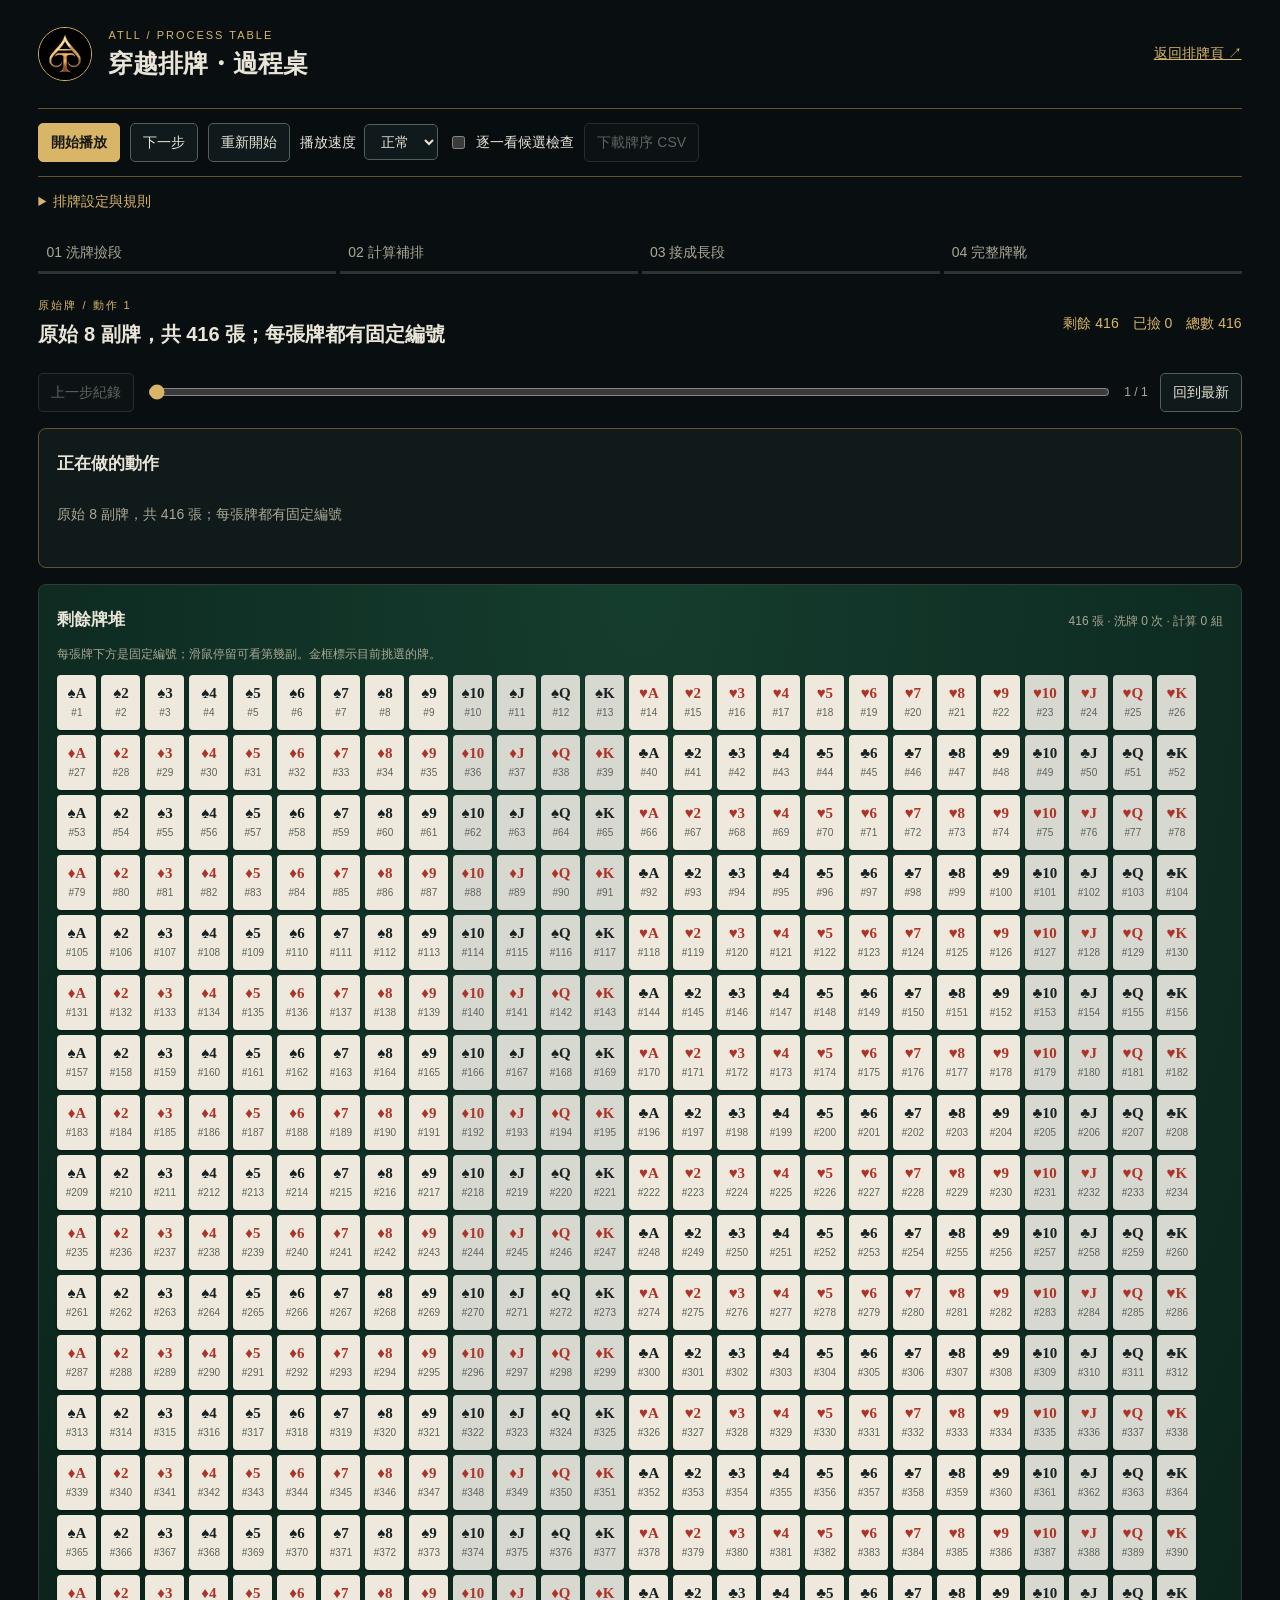
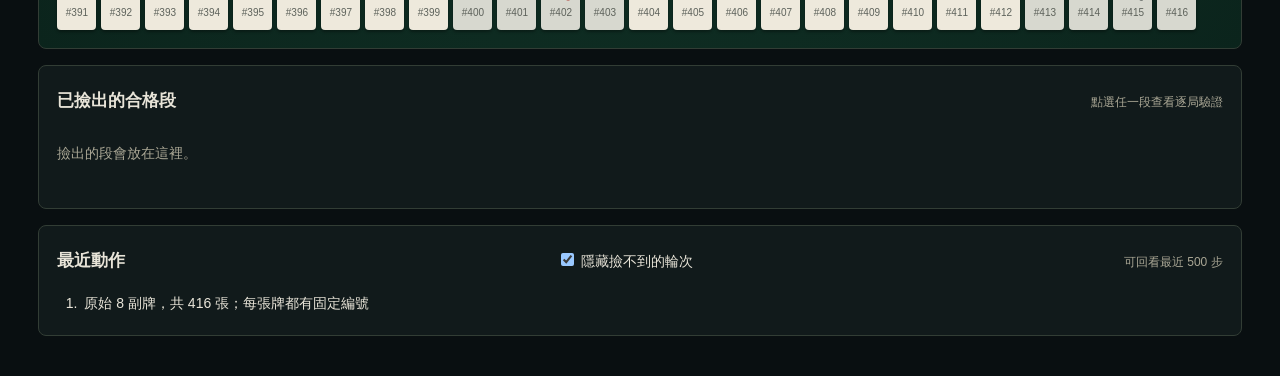
<file: traverse_process.html>
<!DOCTYPE html>
<html lang="zh-Hant">
<head><meta charset="UTF-8"><meta name="viewport" content="width=device-width, initial-scale=1"><title>穿越排牌・過程桌</title>
<link rel="icon" href="suit/at-spade-logo-current.png"><link rel="stylesheet" href="traverse_process.css"></head>
<body>
<header><img src="suit/at-spade-logo-current.png" alt="ATLL"><div><small>ATLL / PROCESS TABLE</small><h1>穿越排牌・過程桌</h1></div><a href="traverse_builder.html">返回排牌頁 ↗</a></header>
<div class="controls">
 <button id="play" class="primary">開始播放</button><button id="step">下一步</button><button id="reset">重新開始</button>
 <label>播放速度 <select id="speed"><option value="900">慢速</option><option value="250" selected>正常</option><option value="20">快速</option><option value="0">極速</option></select></label>
 <label class="check"><input type="checkbox" id="inspect">逐一看候選檢查</label>
 <button id="download" disabled>下載牌序 CSV</button>
</div>
<details class="settings"><summary>排牌設定與規則</summary><div class="fields">
 <label>連續撿不到 N 次 <input id="idleLimit" type="number" min="1" max="10000" value="100"></label>
 <label>計算嘗試上限 <input id="computeTries" type="number" min="1" max="1000000" value="20000"></label>
 <label>接段嘗試 <input id="chainAttempts" type="number" min="1" max="100" value="3"></label>
 <label>最短段 <input id="minLen" type="number" min="4" max="32" value="8"></label>
 <label>最長段 <input id="maxLen" type="number" min="4" max="32" value="12"></label>
 <label>洗牌種子 <input id="seed" type="number" min="0" max="4294967295" value="416"></label>
</div><p>只檢查點數：任一起點穿越（剩 1、2、3、7 張的起點豁免）、每局敏感、任一局單獨對調後仍穿越。洗牌撿段的 0 點比例不得低於當時剩餘牌堆；不套卡色、三條與訊號牌。相同設定、種子可重現牌序。設定修改後按「重新開始」套用。</p><p>未勾逐一檢查時，計算階段每 100 次顯示最近候選；洗牌、撿段與每次試接仍會逐步顯示。各長段分別驗證，長段之間與未排入尾牌不保證穿越。</p></details>
<nav id="phases"><span>01 洗牌撿段</span><span>02 計算補排</span><span>03 接成長段</span><span>04 完整牌靴</span></nav>
<section class="status"><div><small id="eventLabel">準備</small><h2 id="message" aria-live="polite">準備 416 張牌</h2></div><div id="totals"></div></section>
<div class="timeline"><button id="back">上一步紀錄</button><input id="timeline" aria-label="過程紀錄" type="range" min="0" max="0" value="0"><span id="historyLabel"></span><button id="live">回到最新</button></div>
<main>
 <section class="panel focus"><div class="section-head"><h2>正在做的動作</h2><span id="candidateInfo">等待開始</span></div><div id="candidate" class="cards"></div><div id="verification"></div></section>
 <section class="panel felt"><div class="section-head"><h2 id="deckTitle">剩餘牌堆</h2><span id="deckInfo"></span></div><p class="hint">每張牌下方是固定編號；滑鼠停留可看第幾副。金框標示目前挑選的牌。</p><div id="deck" class="cards deck"></div></section>
 <section class="panel"><div class="section-head"><h2 id="segmentsTitle">已撿出的合格段</h2><span>點選任一段查看逐局驗證</span></div><div id="segments"></div></section>
 <section class="panel"><div class="section-head"><h2>最近動作</h2><label><input type="checkbox" id="hideEmpty" checked> 隱藏撿不到的輪次</label><span>可回看最近 500 步</span></div><ol id="log" reversed></ol></section>
</main>
<script src="traverse_builder.js"></script><script src="traverse_process_engine.js"></script><script src="traverse_process.js?v=2"></script>
</body></html>
</file>
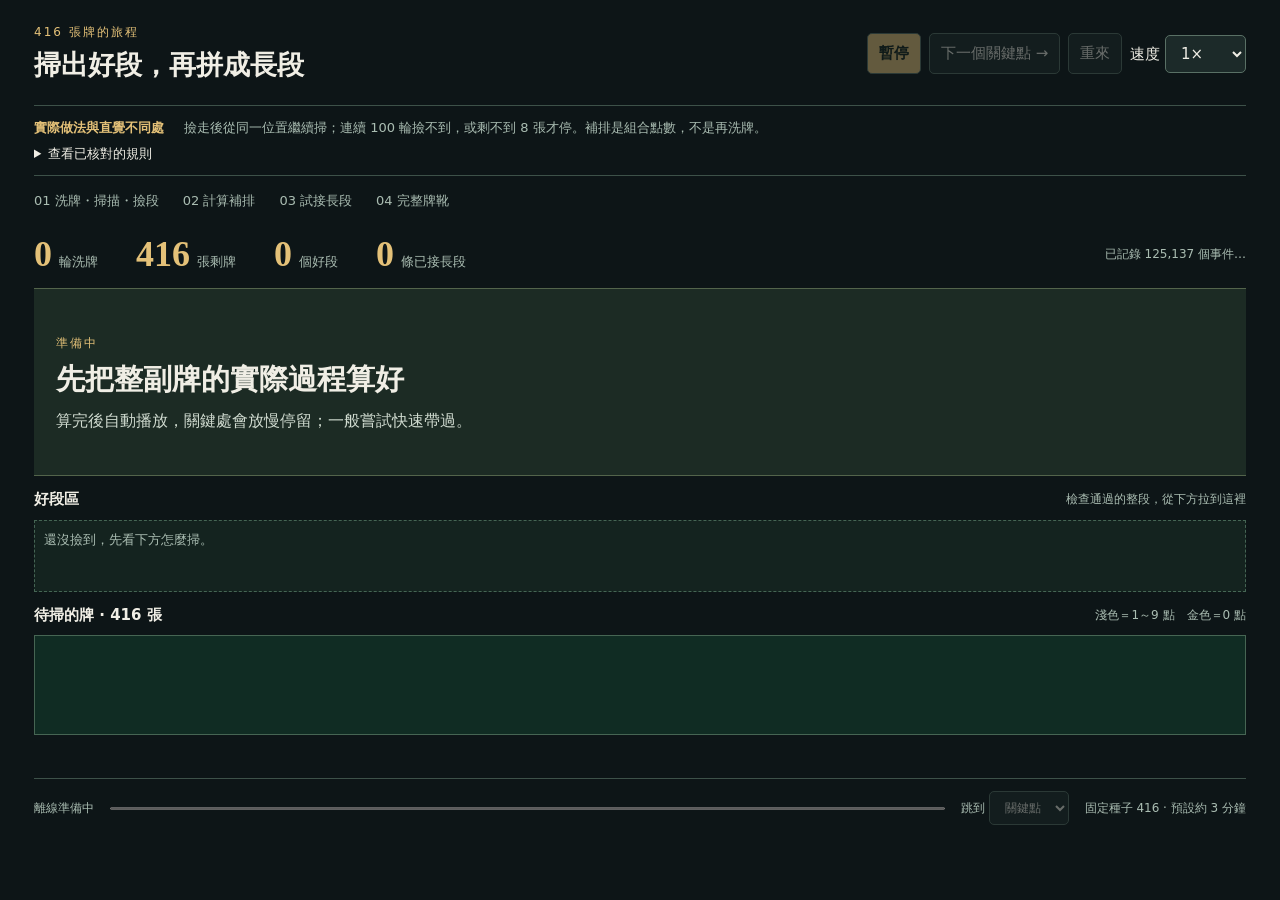
<file: traverse_scan.html>
<!doctype html>
<html lang="zh-Hant">
<head>
  <meta charset="utf-8">
  <meta name="viewport" content="width=device-width,initial-scale=1">
  <title>看懂穿越排牌 · 掃、撿、再拼接</title>
  <link rel="stylesheet" href="traverse_scan.css">
  <script defer src="traverse_builder.js"></script>
  <script defer src="traverse_process_engine.js"></script>
  <script defer src="traverse_scan.js"></script>
</head>
<body>
  <header>
    <div><span class="eyebrow">416 張牌的旅程</span><h1>掃出好段，再拼成長段</h1></div>
    <div class="controls" aria-label="動畫控制">
      <button id="play" class="primary" disabled>暫停</button>
      <button id="next" disabled>下一個關鍵點 →</button>
      <button id="restart" disabled>重來</button>
      <label>速度 <select id="speed"><option value="0.5">0.5×</option><option value="1" selected>1×</option><option value="2">2×</option><option value="4">4×</option></select></label>
    </div>
  </header>
  <section class="reality">
    <strong>實際做法與直覺不同處</strong>
    <span>撿走後從同一位置繼續掃；連續 100 輪撿不到，或剩不到 8 張才停。補排是組合點數，不是再洗牌。</span>
    <details><summary>查看已核對的規則</summary>
      <p>每個位置依序試 12 → 8 張；三項點數條件合格，而且 0 點比例不低於當時剩牌，才列入候選。取 0 點比例最高者，同率保留先試的較長段。</p>
      <p>「穿越」有例外：起點到段尾只剩 1、2、3、7 張，整個起點豁免；其他起點必須剛好發完。從段頭發的每局要敏感（對調前兩張後莊閒互換，和仍為和，張數不變），每局單獨對調後整段仍須穿越。</p>
      <p>補排從庫存可供應的敏感局中，每次隨機抽 3 個，偏向 0 點比例最高的，湊成 8～12 張再完整檢查。本頁重用的過程引擎在補排沒有 0 點比例硬門檻；連續 20,000 次失敗、牌不足或無可用敏感局就停止。</p>
      <p>好段打亂後貪婪拼接，每次接上後從待接區開頭再試；總共做 3 次。先選最長段最長者，同長時選長段數較少者。最後把長段依長度由長到短排列，剩牌放末尾；長段之間與剩牌接縫不保證穿越。</p>
    </details>
  </section>
  <nav class="phases" aria-label="排牌階段"><span>01 洗牌・掃描・撿段</span><span>02 計算補排</span><span>03 試接長段</span><span>04 完整牌靴</span></nav>
  <main id="stage" aria-busy="true">
    <section class="scoreboard" aria-label="目前數量">
      <div><strong id="round">0</strong><span>輪洗牌</span></div>
      <div><strong id="remaining">416</strong><span>張剩牌</span></div>
      <div><strong id="good">0</strong><span>個好段</span></div>
      <div><strong id="long">0</strong><span>條已接長段</span></div>
      <p id="pace">正在離線計算完整過程…</p>
    </section>
    <section class="narration" aria-live="polite">
      <div class="narrative"><span id="key-label" class="eyebrow">準備中</span><h2 id="headline">先把整副牌的實際過程算好</h2><p id="explanation">算完後自動播放，關鍵處會放慢停留；一般嘗試快速帶過。</p></div>
      <div id="detail" class="detail"></div>
    </section>
    <section class="shelf-section">
      <div class="section-title"><h3 id="shelf-title">好段區</h3><span id="shelf-note">檢查通過的整段，從下方拉到這裡</span></div>
      <div id="shelf" class="shelf"><span class="empty">還沒撿到，先看下方怎麼掃。</span></div>
    </section>
    <section class="table-section">
      <div class="section-title"><h3 id="board-title">待掃的牌 · 416 張</h3><span id="board-note">淺色＝1～9 點　金色＝0 點</span></div>
      <div id="board-wrap"><div id="board" class="board"></div><div id="scanner" aria-hidden="true"></div><div id="shuffle-label" aria-hidden="true">剩牌收攏 · 重新洗亂</div></div>
      <div id="seam-note"></div>
    </section>
  </main>
  <footer><span id="play-state">離線準備中</span><progress id="progress" max="1" value="0" aria-label="播放進度"></progress><label>跳到 <select id="keys" disabled><option>關鍵點</option></select></label><span>固定種子 416 · 預設約 3 分鐘</span></footer>
  <p id="error" role="alert" hidden></p>
</body>
</html>
</file>
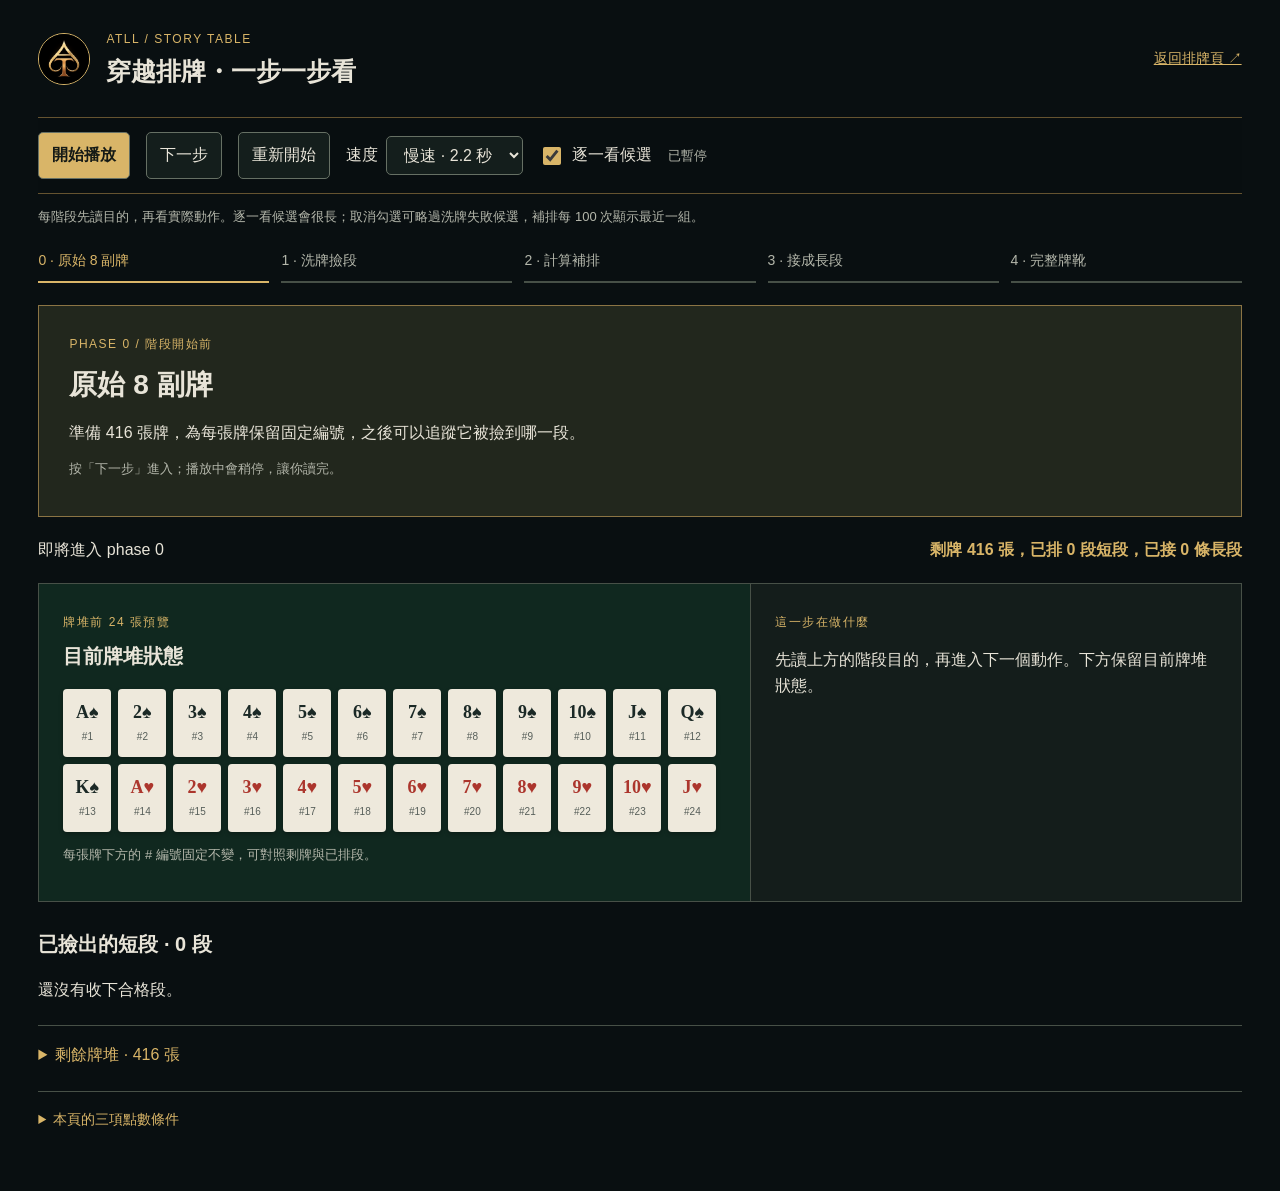
<file: traverse_story.html>
<!doctype html>
<html lang="zh-Hant">
<head>
  <meta charset="utf-8">
  <meta name="viewport" content="width=device-width, initial-scale=1">
  <title>穿越排牌・一步一步看</title>
  <link rel="icon" href="suit/at-spade-logo-current.png">
  <link rel="stylesheet" href="traverse_story.css">
  <script defer src="traverse_builder.js"></script>
  <script defer src="traverse_process_engine.js"></script>
  <script defer src="traverse_story.js"></script>
</head>
<body>
  <header><img src="suit/at-spade-logo-current.png" alt="ATLL"><div><small>ATLL / STORY TABLE</small><h1>穿越排牌・一步一步看</h1></div><a href="traverse_builder.html">返回排牌頁 ↗</a></header>
  <div class="controls" aria-label="動畫播放控制">
    <button id="play" class="primary">開始播放</button><button id="step">下一步</button><button id="reset">重新開始</button>
    <label>速度 <select id="speed"><option value="4200">更慢 · 4.2 秒</option><option value="2200" selected>慢速 · 2.2 秒</option><option value="700">正常 · 0.7 秒</option><option value="16">快速瀏覽</option></select></label>
    <label><input id="inspect" type="checkbox" checked>逐一看候選</label>
    <span id="playState">已暫停</span>
  </div>
  <p class="hint">每階段先讀目的，再看實際動作。逐一看候選會很長；取消勾選可略過洗牌失敗候選，補排每 100 次顯示最近一組。</p>
  <nav id="phases" aria-label="排牌階段"></nav>
  <main>
    <section id="intro" class="intro" aria-live="polite"><small id="introLabel"></small><h2 id="introTitle"></h2><p id="introText"></p><p class="hint">按「下一步」進入；播放中會稍停，讓你讀完。</p></section>
    <div class="status"><span id="event">準備</span><strong id="totals"></strong></div>
    <section class="workbench">
      <div class="action"><small id="actionLabel">目前牌序</small><h2 id="actionTitle">等待第一步</h2><div id="candidate" class="cards"></div><p id="cardHint" class="hint"></p></div>
      <aside aria-live="polite"><small>這一步在做什麼</small><p id="explanation"></p><p id="reason"></p></aside>
    </section>
    <section class="collection"><h2 id="segmentsTitle">已撿出的短段</h2><div id="segments" class="segments"></div></section>
    <details class="inventory"><summary id="deckTitle">剩餘牌堆</summary><p class="hint">金框是這一步的候選牌；小字是固定編號。牌面花色僅供辨識。</p><div id="deck" class="cards compact"></div></details>
    <details class="rules"><summary>本頁的三項點數條件</summary><ol><li>每個需檢查的起點，都要剛好發完段尾；距段尾剩 1、2、3、7 張的起點依共用判定豁免。</li><li>從段頭發出的每局都敏感：前兩張對調後莊閒互換，或和仍是和，而且張數不變。</li><li>任一局單獨對調前兩張後，整段仍穿越。</li></ol><p>洗牌撿段沿用引擎的 0 點比例篩選。種子 416、段長 8～12 張、連續 100 輪撿不到轉補排、補排連續失敗上限 20000 次、接段 3 次。未排入牌放尾端，各長段之間及尾牌不保證穿越。</p></details>
    <p id="error" role="alert"></p>
  </main>
  <noscript>請啟用 JavaScript 才能播放排牌過程。</noscript>
</body>
</html>
</file>
<file: traverse_process.css>
:root{color-scheme:dark;--gold:#d9b568;--text:#e8e4d8;--muted:#aaa795;--line:#655330;--green:#67c98f}*{box-sizing:border-box}body{margin:0;padding:0 clamp(12px,3vw,48px) 40px;background:#090f11;color:var(--text);font:14px/1.5 'Microsoft JhengHei',sans-serif}header{display:flex;gap:16px;align-items:center;padding:24px 0}header img{width:54px;height:54px;border-radius:50%;border:1px solid var(--gold)}small{color:var(--gold);letter-spacing:2px;font-size:11px}h1{font:700 25px/1.3 Georgia,'Microsoft JhengHei',serif;margin:3px 0}header a{margin-left:auto;color:var(--gold)}button,select,input{font:inherit;color:inherit;background:#10191b;border:1px solid #52605b;border-radius:5px;padding:8px 12px}button{cursor:pointer}button:hover:not(:disabled){border-color:var(--gold);background:#273029}button:disabled{opacity:.4;cursor:default}button.primary{background:var(--gold);color:#17170f;font-weight:bold;border-color:var(--gold)}button:focus-visible,a:focus-visible,input:focus-visible,select:focus-visible,summary:focus-visible{outline:2px solid var(--gold);outline-offset:3px}.controls{display:flex;flex-wrap:wrap;gap:10px;align-items:center;padding:14px 0;border-top:1px solid var(--line);border-bottom:1px solid var(--line);position:sticky;top:0;z-index:10;background:#090f11f5}.controls label{display:flex;align-items:center;gap:8px}.controls input{accent-color:var(--gold)}.settings{margin:14px 0;color:var(--muted)}summary{cursor:pointer;color:var(--gold)}.fields{display:flex;flex-wrap:wrap;gap:14px;margin:14px 0}.fields label{display:grid;gap:6px}.fields input{width:130px}.settings p{max-width:1100px}nav{display:flex;gap:4px;margin-top:22px}nav span{flex:1;border-bottom:3px solid #2b3430;padding:8px;color:var(--muted)}nav span.active{color:var(--gold);border-color:var(--gold)}.status{display:flex;justify-content:space-between;gap:18px;align-items:center;padding:20px 0}h2{font-size:17px;margin:4px 0}.status h2{font-size:20px}#totals{white-space:nowrap;color:var(--gold);font-variant-numeric:tabular-nums}.timeline{display:flex;gap:12px;align-items:center;margin-bottom:16px}.timeline input{min-width:40px;flex:1;accent-color:var(--gold);padding:0}#historyLabel{color:var(--muted);font-size:12px}main{display:grid;gap:16px}.panel{min-width:0;padding:18px;background:#111a1b;border:1px solid #323d35;border-radius:8px}.focus{border-color:var(--line)}.felt{background:radial-gradient(ellipse at top,#153d2e,#0b241c)}.section-head{display:flex;gap:10px;justify-content:space-between;align-items:baseline;margin-bottom:12px}.section-head span,.hint{color:var(--muted);font-size:12px}.hint{margin-top:-4px}.cards{display:flex;flex-wrap:wrap;gap:5px;min-height:28px}.card{display:inline-flex;flex-direction:column;justify-content:center;align-items:center;width:39px;height:55px;flex-shrink:0;background:#eee9dc;color:#192323;border-radius:4px;border:2px solid transparent;font:bold 15px Georgia,serif;box-shadow:0 2px 3px #0005}.card.red{color:#ae342a}.card b{font:10px/1.2 sans-serif;color:#5d625b;margin-top:5px}.card.zero{background:#d7d8cf}.card.selected{border-color:#ffcf59;box-shadow:0 0 0 2px #b98c2d}.seam{border-left:5px solid var(--gold);margin-left:6px}.segment{display:flex;gap:14px;align-items:flex-start;border-top:1px solid #324037;padding:12px 0}.segment button{min-width:105px;flex-shrink:0;text-align:left}.segment .cards{flex:1}.badge{color:var(--green)}.bad{color:#ff9183}#verification{margin-top:12px;color:var(--muted)}.rounds{display:flex;gap:8px;flex-wrap:wrap;margin-top:10px}.round{border:1px solid #3d5143;padding:7px 10px;border-radius:4px}.round strong{color:var(--green)}#log{padding-left:24px;color:var(--muted);margin:0}#log li{padding:3px}#log li:first-child{color:var(--text)}.empty{color:var(--muted);padding:12px 0}.tail{border-top:2px dashed #b38452} @media(max-width:650px){header{flex-wrap:wrap}header a{font-size:12px}h1{font-size:20px}.status{display:block}#totals{margin-top:12px}.section-head{display:block}.timeline{flex-wrap:wrap}.timeline input{order:3;flex-basis:100%}nav span{font-size:12px;padding:7px 4px}.panel{padding:12px}.segment{display:block}.segment button{margin-bottom:8px}.controls{position:static}.card{width:35px;height:50px;font-size:14px}}
</file>
<file: traverse_scan.css>
:root{color-scheme:dark;--bg:#0d1517;--panel:#152421;--line:#3d5149;--ink:#f0eee5;--muted:#aabdb2;--gold:#e4c178;--green:#8be7b2;--red:#ff9d93}*{box-sizing:border-box}body{margin:0 auto;max-width:1500px;padding:20px 34px 30px;background:var(--bg);color:var(--ink);font:15px/1.5 'Microsoft JhengHei',system-ui,sans-serif}header{display:flex;align-items:center;justify-content:space-between;gap:20px;margin-bottom:18px}.eyebrow{color:var(--gold);font-size:12px;letter-spacing:2px}h1{font-size:27px;margin:2px 0}h2{font-size:clamp(23px,2.25vw,32px);line-height:1.35;margin:6px 0 10px}h3{font-size:15px;margin:0}button,select{font:inherit;background:#1c2a29;color:var(--ink);border:1px solid #597065;border-radius:5px;padding:8px 11px}button{cursor:pointer}button:disabled,select:disabled{opacity:.4;cursor:wait}button:hover:enabled{border-color:var(--gold)}.primary{background:var(--gold);color:#12221c;font-weight:700}.controls{display:flex;flex-wrap:wrap;gap:8px;align-items:center}.controls label{white-space:nowrap}button:focus-visible,select:focus-visible,summary:focus-visible{outline:2px solid var(--gold);outline-offset:4px}.reality{border-block:1px solid var(--line);padding:12px 0;font-size:13px;color:var(--muted)}.reality>strong{color:var(--gold);margin-right:16px}.reality details{margin-top:6px}.reality summary{cursor:pointer;color:var(--ink)}.reality p{max-width:1100px;margin:8px 0}.phases{display:flex;gap:24px;margin:15px 0 0;color:var(--muted);font-size:13px}.phases span{padding-bottom:8px;border-bottom:2px solid transparent}.phases .active{color:var(--gold);border-color:var(--gold)}.scoreboard{display:flex;align-items:center;gap:38px;padding:14px 0}.scoreboard>div{display:flex;align-items:baseline;gap:7px;white-space:nowrap}.scoreboard strong{font:600 36px/1.1 Georgia,serif;color:var(--gold);font-variant-numeric:tabular-nums}.scoreboard span{font-size:13px;color:var(--muted)}#pace{margin:0 0 0 auto;color:var(--muted);font-size:12px;text-align:right;max-width:270px}.narration{display:grid;grid-template-columns:minmax(0,1fr) minmax(320px,.9fr);gap:28px;align-items:center;min-height:188px;border-block:1px solid #53644b;background:#1c2b24;padding:18px 22px}.narration p{margin:0;color:#d0dbd0;font-size:16px}.narration.bad{border-color:#ad6961}.narration.bad h2{color:var(--red)}.detail{font-size:13px;min-width:0}.detail p{font-size:13px;margin:4px 0}.detail .large-cards{display:flex;flex-wrap:wrap;gap:4px;margin:0 0 8px}.large-cards .card{width:27px;height:37px;font-size:18px}.hand{display:flex;align-items:center;flex-wrap:wrap;gap:6px;margin:6px 0}.hand .mini-points{font-weight:bold;color:var(--gold);letter-spacing:3px}.detail .pass{color:var(--green)}.detail .fail{color:var(--red)}.section-title{display:flex;align-items:center;justify-content:space-between;gap:16px;padding:12px 0 9px}.section-title>span{color:var(--muted);font-size:12px}.shelf{display:flex;flex-wrap:wrap;gap:6px;min-height:72px;align-content:flex-start;padding:9px;background:#14231f;border:1px dashed #456554}.empty{align-self:center;color:var(--muted);font-size:13px}.segment{display:inline-flex;align-items:center;gap:6px;min-height:30px;padding:4px 7px;border:1px solid #537c65;background:#21382b;color:var(--green);font-size:11px;border-radius:3px}.segment.used{opacity:.28}.segment.new{border-color:var(--green);background:#315c40}.segment b{white-space:nowrap}.segment .strip{display:flex;gap:1px}.strip i{font-style:normal;width:9px;text-align:center;color:#d7e4d9;font-size:9px}.strip i.zero{color:var(--gold)}#board-wrap{position:relative;background:#102c23;padding:14px;min-height:100px;border:1px solid #466553;isolation:isolate}.board{display:grid;grid-template-columns:repeat(auto-fill,minmax(21px,1fr));gap:5px;position:relative}.card{height:28px;display:inline-flex;align-items:center;justify-content:center;flex-shrink:0;background:#eeeade;border:1px solid #eeeade;border-radius:3px;color:#22342d;font:600 14px/1 ui-monospace,Consolas,monospace;position:relative}.card.zero{background:#e4c178;border-color:#e4c178;color:#3e3217}.card.selected{background:#b8dcff;border-color:#b8dcff}.card.accept{background:#8be7b2;border-color:#8be7b2}.card.reject{background:#ff9d93;border-color:#ff9d93}.card.seam{outline:2px solid var(--gold);outline-offset:2px}.card.tail{background:#59645e;border-color:#9fac9f;color:white}.card.boundary{box-shadow:-4px 0 0 var(--gold)}#scanner{pointer-events:none;position:absolute;inset:0;z-index:2}.scan-box{position:absolute;border:2px solid #91c8ff;border-radius:4px;transition:left .16s linear,top .16s linear,width .16s linear,height .16s linear;box-shadow:0 0 0 2px #0b191766}.scan-box.accept{border-color:var(--green)}.scan-box.reject{border-color:var(--red)}#shuffle-label{display:none;position:absolute;inset:0;align-items:center;justify-content:center;z-index:3;color:var(--gold);font-weight:bold;font-size:20px;pointer-events:none;text-shadow:0 2px 5px #000}#board-wrap.shuffling #shuffle-label{display:flex}#seam-note{font-size:13px;color:var(--gold);padding:9px 0;min-height:35px}.flying{position:fixed;z-index:20;pointer-events:none}.table-section{margin-bottom:8px}footer{display:flex;align-items:center;gap:16px;color:var(--muted);font-size:12px;border-top:1px solid var(--line);padding-top:12px}footer progress{flex:1;min-width:50px;height:5px;accent-color:var(--gold)}footer select{max-width:260px;font-size:12px}#error{padding:18px;border:1px solid var(--red);color:var(--red)}[hidden]{display:none!important}@media(max-width:1000px){body{padding:16px 20px}.scoreboard{gap:18px}.scoreboard strong{font-size:30px}.narration{grid-template-columns:1fr 1fr;gap:16px}.controls{justify-content:flex-end}header{align-items:flex-start}.controls button,.controls select{font-size:13px}.scoreboard #pace{max-width:150px}}@media(max-width:680px){body{padding:14px 12px}header{flex-direction:column;gap:12px}h1{font-size:24px}.controls{justify-content:flex-start;gap:6px}.phases{gap:10px;font-size:11px}.scoreboard{flex-wrap:wrap;gap:10px 22px}.scoreboard>div{gap:5px}.scoreboard strong{font-size:29px}.scoreboard #pace{max-width:none;text-align:left;width:100%;margin:0}.narration{grid-template-columns:1fr;padding:15px;gap:12px}.section-title{align-items:flex-start}.section-title>span{max-width:210px;text-align:right}.board{grid-template-columns:repeat(auto-fill,minmax(19px,1fr));gap:4px}#board-wrap{padding:8px}.card{height:27px;font-size:13px}.shelf{min-height:60px}.segment{padding:3px 5px}.segment .strip{display:none}footer{flex-wrap:wrap;gap:10px}footer>span:last-child{width:100%}footer select{max-width:225px}.large-cards .card{width:23px;height:32px;font-size:16px}}@media(prefers-reduced-motion:reduce){*,*::before,*::after{transition:none!important}}
</file>
<file: traverse_story.css>
:root{color-scheme:dark;--gold:#d9b568;--text:#e8e4d8;--muted:#b4b7ab;--line:#475047;--green:#91dab0;--red:#ffaca0}*{box-sizing:border-box}body{margin:0 auto;max-width:1560px;padding:0 clamp(14px,3vw,48px) 48px;background:#090f11;color:var(--text);font:16px/1.65 'Microsoft JhengHei',sans-serif}header{display:flex;align-items:center;gap:16px;padding:25px 0}header img{width:52px;height:52px;border:1px solid var(--gold);border-radius:50%}header a{margin-left:auto;color:var(--gold);font-size:14px}small{color:var(--gold);font-size:12px;letter-spacing:1.5px}h1{font-size:25px;line-height:1.4;margin:3px 0}h2{font-size:20px;margin:5px 0 16px}p{margin:12px 0}button,select{font:inherit;padding:9px 13px;border:1px solid #667064;border-radius:5px;background:#141e1c;color:var(--text)}button{cursor:pointer}button:disabled{opacity:.45;cursor:default}button:hover:not(:disabled){border-color:var(--gold)}button.primary{background:var(--gold);color:#151a16;font-weight:bold}a:focus-visible,button:focus-visible,select:focus-visible,input:focus-visible,summary:focus-visible{outline:2px solid var(--gold);outline-offset:4px}.controls{display:flex;flex-wrap:wrap;gap:10px 16px;align-items:center;border-block:1px solid #655330;padding:14px 0;position:sticky;top:0;background:#090f11f5;z-index:3}.controls label{display:flex;align-items:center;gap:8px}.controls input{accent-color:var(--gold);width:18px;height:18px}#playState{font-size:13px;color:var(--muted)}.hint{font-size:13px;color:var(--muted)}nav{display:flex;gap:12px;margin:22px 0}nav span{flex:1;border-bottom:2px solid var(--line);padding-bottom:9px;color:var(--muted);font-size:14px}nav span.active{border-color:var(--gold);color:var(--gold)}.intro{border:1px solid #8b7444;background:#22271d;padding:24px 30px;animation:arrive .45s ease-out}.intro h2{font-size:28px;margin-bottom:8px}.intro p{max-width:850px}[hidden]{display:none!important}.status{display:flex;justify-content:space-between;gap:14px;padding:20px 0;flex-wrap:wrap}.status strong{color:var(--gold);font-variant-numeric:tabular-nums}.workbench{display:grid;grid-template-columns:minmax(0,1.45fr) minmax(280px,1fr);border:1px solid var(--line);background:#10281f;min-height:290px}.action{padding:24px;min-width:0}.workbench aside{padding:24px;border-left:1px solid var(--line);background:#141d1b;min-width:0}#reason{color:var(--green);font-size:15px}#reason.bad{color:var(--red)}.cards{display:flex;flex-wrap:wrap;gap:7px;min-height:20px}.card{display:inline-flex;flex-direction:column;align-items:center;justify-content:center;background:#eee9dc;color:#1b2926;border:2px solid transparent;border-radius:4px;width:48px;height:68px;font:bold 18px/1.25 Georgia,serif;box-shadow:0 2px 4px #0004;flex-shrink:0}.card.red{color:#ac362d}.card b{font:10px/1.4 sans-serif;color:#565e59;margin-top:6px}.card.selected{border-color:#ffca55;box-shadow:0 0 0 1px #ffca55}.card.seam{margin-left:12px;border-left:4px solid var(--gold)}.action .card{animation:arrive .45s both;animation-delay:calc(var(--i,0)*15ms)}.action[data-kind="shuffle"] .card{animation-name:shuffle}.action[data-kind="pick"] .card,.action[data-kind="join"] .card{animation-name:collect}.compact .card{width:36px;height:50px;font-size:14px}.collection{margin-top:26px}.segments{display:flex;gap:8px;flex-wrap:wrap}.segment{padding:10px 12px;text-align:left;font-size:14px}.segment.active{border-color:var(--gold);background:#2c3525}.segment.enter{animation:collect .55s ease-out}.inventory,.rules{border-top:1px solid var(--line);margin-top:22px;padding-top:16px}.inventory summary,.rules summary{color:var(--gold);cursor:pointer}.rules{color:var(--muted);font-size:14px}#error{color:var(--red)}@keyframes arrive{from{opacity:.2;transform:translateY(12px)}to{opacity:1;transform:none}}@keyframes shuffle{0%{transform:translateX(-12px) rotate(-7deg);opacity:.3}55%{transform:translateX(8px) rotate(5deg)}100%{transform:none;opacity:1}}@keyframes collect{from{transform:translateY(-16px);opacity:.25}to{transform:none;opacity:1}}@media(max-width:720px){header{flex-wrap:wrap;gap:10px}header a{margin-left:0}h1{font-size:21px}.controls{position:static}nav{gap:6px}nav span{font-size:12px}.workbench{grid-template-columns:1fr}.workbench aside{border-left:0;border-top:1px solid var(--line)}.action,.workbench aside,.intro{padding:18px}.intro h2{font-size:24px}.card{width:42px;height:60px}.status{font-size:14px}}@media(prefers-reduced-motion:reduce){*,*::before,*::after{animation:none!important;transition:none!important}}
</file>
